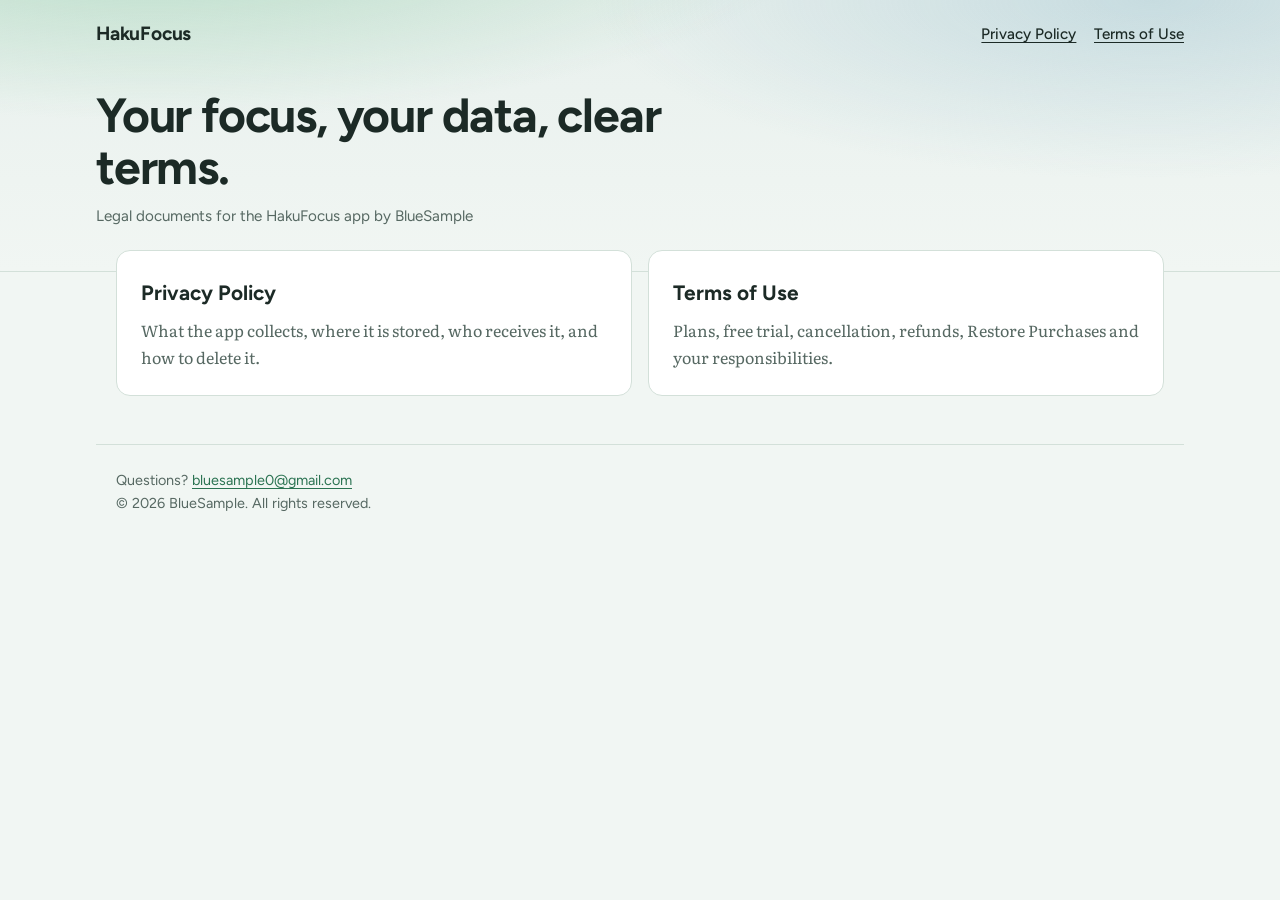
<file: index.html>
<!DOCTYPE html>
<html lang="en">
<head>
<meta charset="UTF-8"><meta name="viewport" content="width=device-width, initial-scale=1">
<title>HakuFocus – Legal</title>
<meta name="description" content="Privacy Policy and Terms of Use for the HakuFocus app.">
<link rel="preconnect" href="https://fonts.googleapis.com"><link rel="preconnect" href="https://fonts.gstatic.com" crossorigin>
<link href="https://fonts.googleapis.com/css2?family=Figtree:wght@500;600;700&family=Literata:opsz,wght@7..72,400;7..72,600&display=swap" rel="stylesheet">
<link rel="stylesheet" href="style.css">
</head>
<body>
<header class="fog">
  <div class="top"><a class="brand" href="index.html">HakuFocus</a>
  <nav aria-label="Legal pages"><a href="privacy.html">Privacy Policy</a><a href="terms.html">Terms of Use</a></nav></div>
  <div class="hero"><h1>Your focus, your data, clear terms.</h1><p class="meta">Legal documents for the HakuFocus app by BlueSample</p></div>
</header>
<main class="cards">
  <a class="card" href="privacy.html"><h2>Privacy Policy</h2><p>What the app collects, where it is stored, who receives it, and how to delete it.</p></a>
  <a class="card" href="terms.html"><h2>Terms of Use</h2><p>Plans, free trial, cancellation, refunds, Restore Purchases and your responsibilities.</p></a>
</main>
<footer>Questions? <a href="mailto:bluesample0@gmail.com">bluesample0@gmail.com</a><br>© 2026 BlueSample. All rights reserved.</footer>
</body>
</html>
</file>
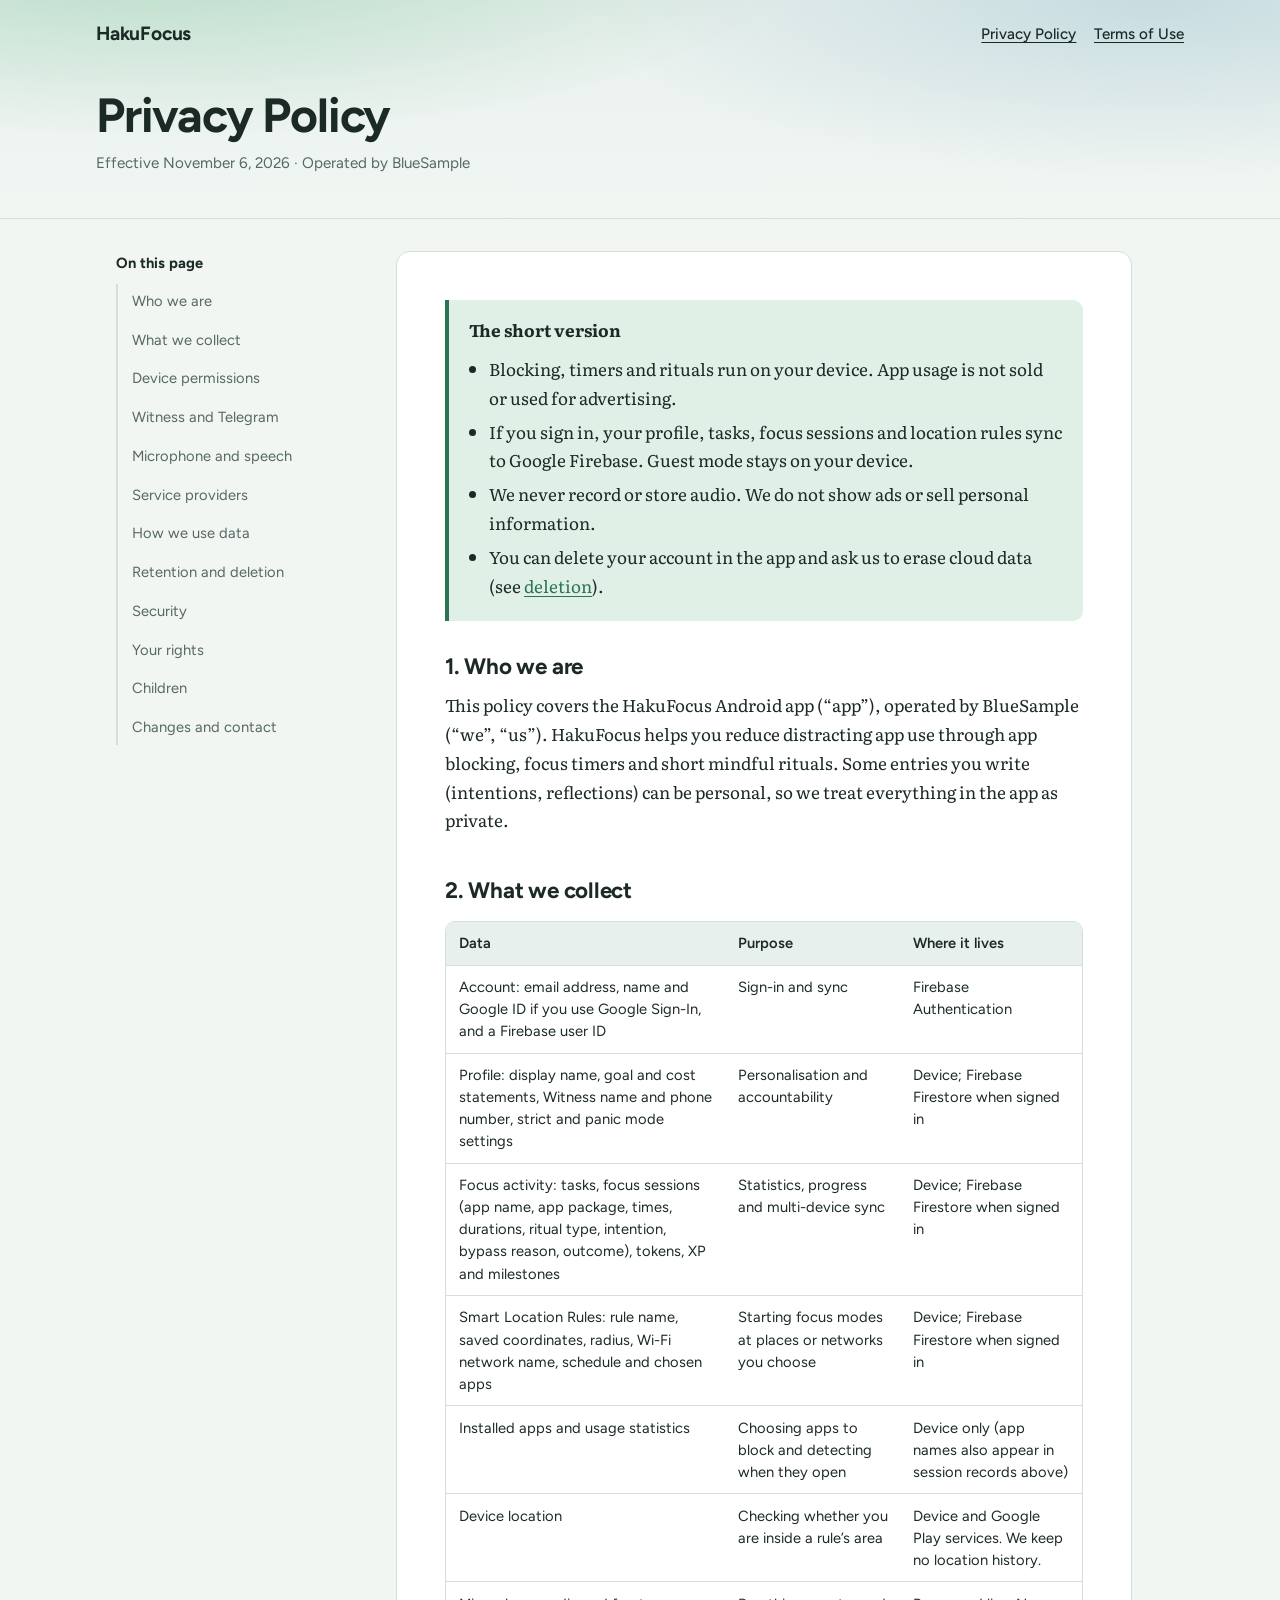
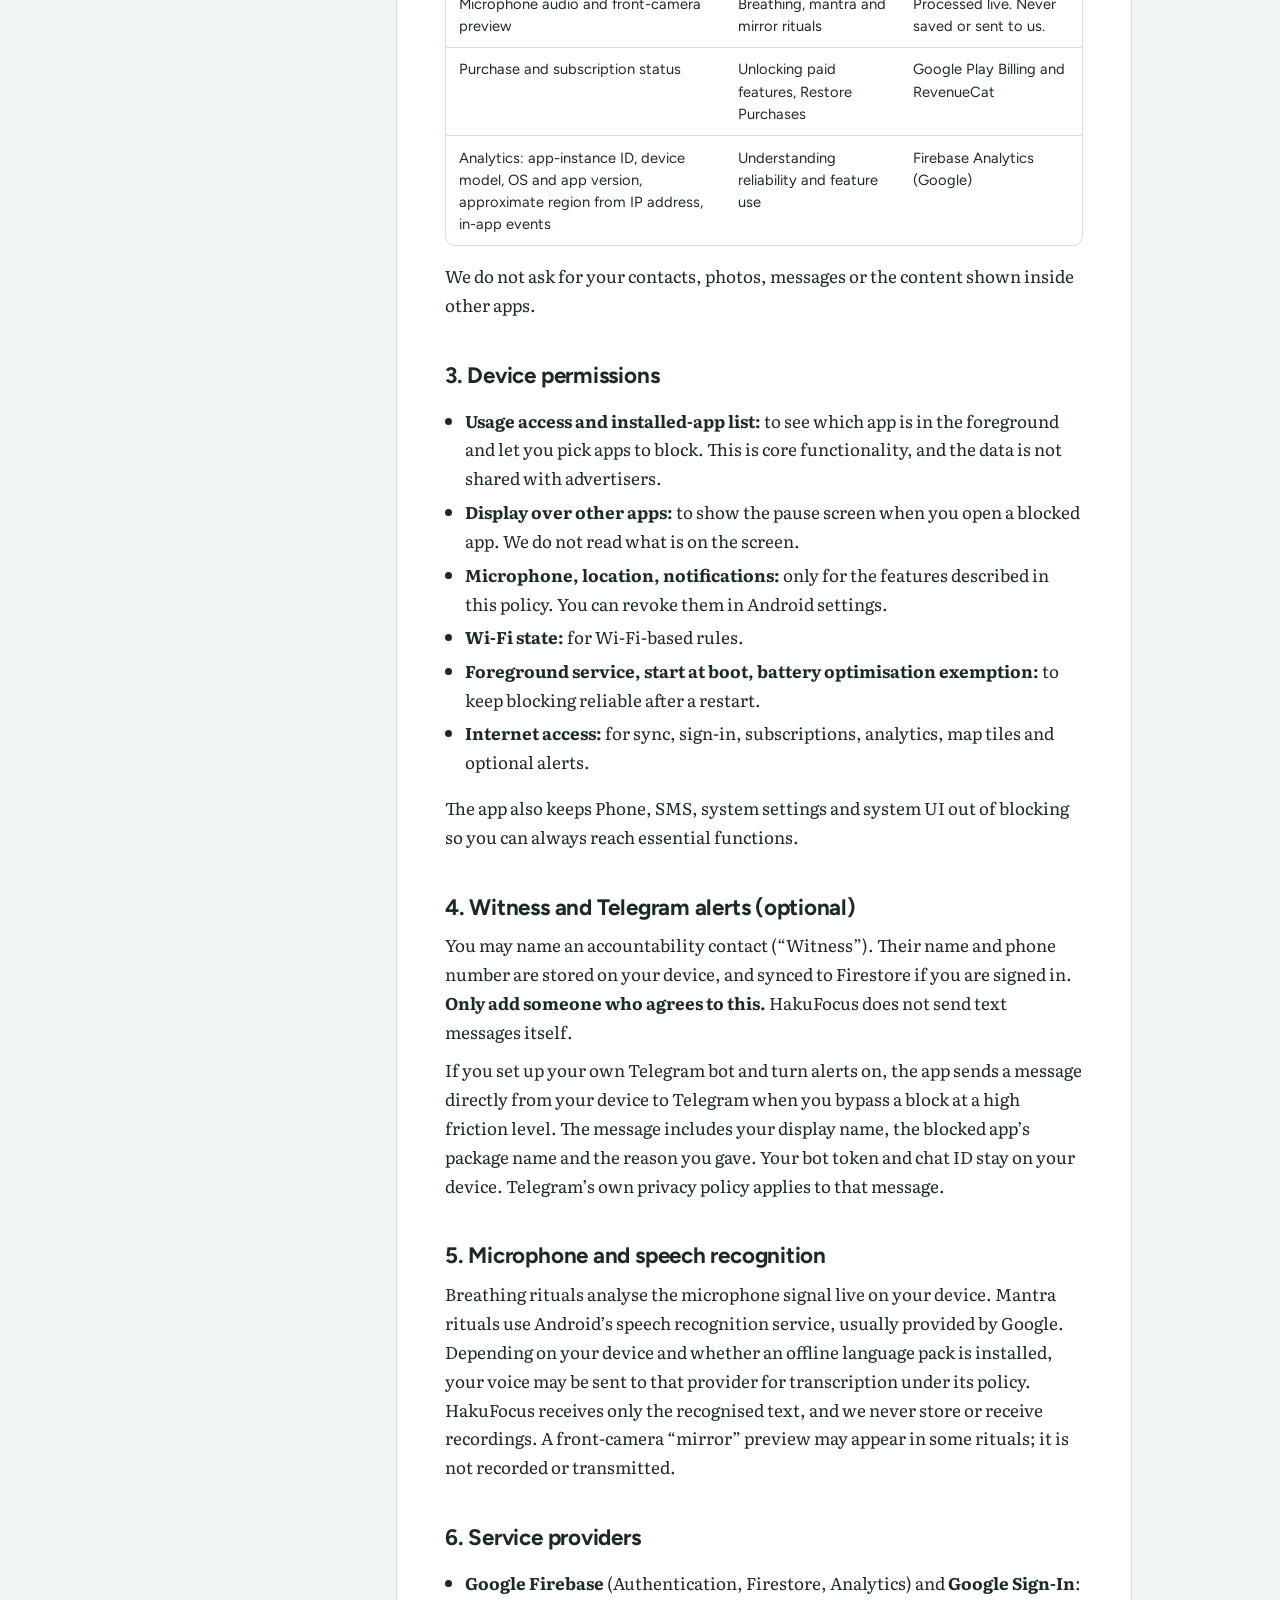
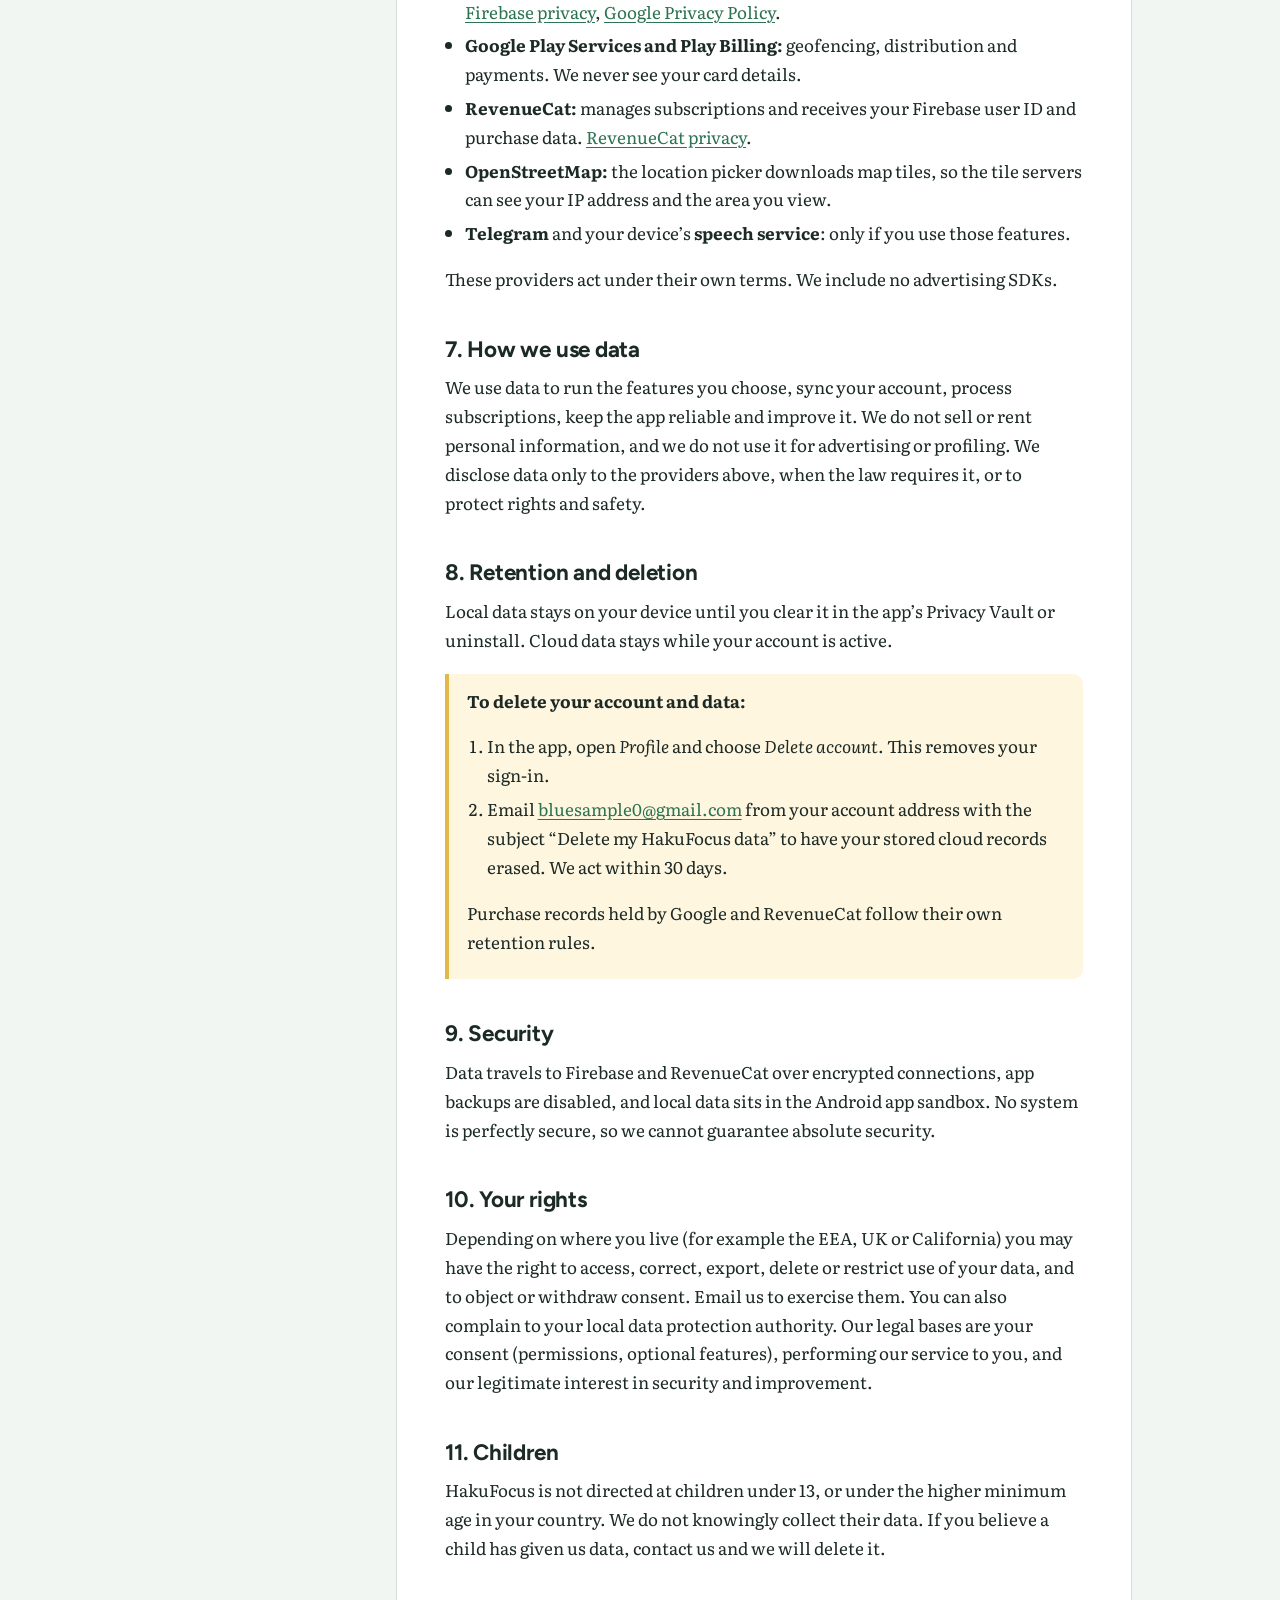
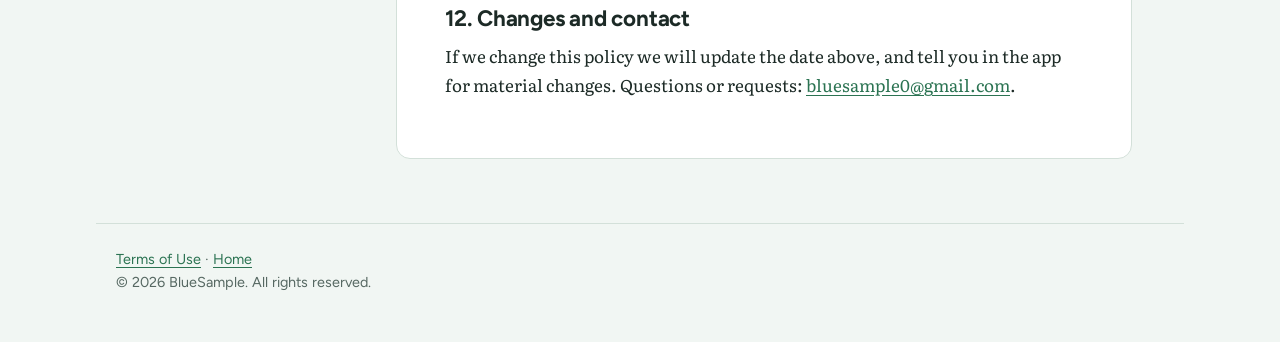
<file: privacy.html>
<!DOCTYPE html>
<html lang="en">
<head>
<meta charset="UTF-8"><meta name="viewport" content="width=device-width, initial-scale=1">
<title>Privacy Policy – HakuFocus</title>
<meta name="description" content="How HakuFocus collects, uses, stores and deletes your data.">
<link rel="preconnect" href="https://fonts.googleapis.com"><link rel="preconnect" href="https://fonts.gstatic.com" crossorigin>
<link href="https://fonts.googleapis.com/css2?family=Figtree:wght@500;600;700&family=Literata:opsz,wght@7..72,400;7..72,600&display=swap" rel="stylesheet">
<link rel="stylesheet" href="style.css">
</head>
<body>
<header class="fog">
  <div class="top"><a class="brand" href="index.html">HakuFocus</a>
  <nav aria-label="Legal pages"><a href="privacy.html" aria-current="page">Privacy Policy</a><a href="terms.html">Terms of Use</a></nav></div>
  <div class="hero"><h1>Privacy Policy</h1><p class="meta">Effective November 6, 2026 · Operated by BlueSample</p></div>
</header>
<div class="wrap">
<nav class="toc" aria-label="On this page"><strong>On this page</strong><ol>
<li><a href="#who">Who we are</a></li><li><a href="#collect">What we collect</a></li><li><a href="#permissions">Device permissions</a></li><li><a href="#witness">Witness and Telegram</a></li><li><a href="#voice">Microphone and speech</a></li><li><a href="#partners">Service providers</a></li><li><a href="#use">How we use data</a></li><li><a href="#delete-account">Retention and deletion</a></li><li><a href="#security">Security</a></li><li><a href="#rights">Your rights</a></li><li><a href="#children">Children</a></li><li><a href="#changes">Changes and contact</a></li></ol></nav>
<article>
<div class="glance"><p><strong>The short version</strong></p><ul>
<li>Blocking, timers and rituals run on your device. App usage is not sold or used for advertising.</li>
<li>If you sign in, your profile, tasks, focus sessions and location rules sync to Google Firebase. Guest mode stays on your device.</li>
<li>We never record or store audio. We do not show ads or sell personal information.</li>
<li>You can delete your account in the app and ask us to erase cloud data (see <a href="#delete-account">deletion</a>).</li></ul></div>

<h2 id="who">1. Who we are</h2>
<p>This policy covers the HakuFocus Android app (“app”), operated by BlueSample (“we”, “us”). HakuFocus helps you reduce distracting app use through app blocking, focus timers and short mindful rituals. Some entries you write (intentions, reflections) can be personal, so we treat everything in the app as private.</p>

<h2 id="collect">2. What we collect</h2>
<div class="scroll"><table><thead><tr><th>Data</th><th>Purpose</th><th>Where it lives</th></tr></thead><tbody>
<tr><td>Account: email address, name and Google ID if you use Google Sign-In, and a Firebase user ID</td><td>Sign-in and sync</td><td>Firebase Authentication</td></tr>
<tr><td>Profile: display name, goal and cost statements, Witness name and phone number, strict and panic mode settings</td><td>Personalisation and accountability</td><td>Device; Firebase Firestore when signed in</td></tr>
<tr><td>Focus activity: tasks, focus sessions (app name, app package, times, durations, ritual type, intention, bypass reason, outcome), tokens, XP and milestones</td><td>Statistics, progress and multi-device sync</td><td>Device; Firebase Firestore when signed in</td></tr>
<tr><td>Smart Location Rules: rule name, saved coordinates, radius, Wi-Fi network name, schedule and chosen apps</td><td>Starting focus modes at places or networks you choose</td><td>Device; Firebase Firestore when signed in</td></tr>
<tr><td>Installed apps and usage statistics</td><td>Choosing apps to block and detecting when they open</td><td>Device only (app names also appear in session records above)</td></tr>
<tr><td>Device location</td><td>Checking whether you are inside a rule’s area</td><td>Device and Google Play services. We keep no location history.</td></tr>
<tr><td>Microphone audio and front-camera preview</td><td>Breathing, mantra and mirror rituals</td><td>Processed live. Never saved or sent to us.</td></tr>
<tr><td>Purchase and subscription status</td><td>Unlocking paid features, Restore Purchases</td><td>Google Play Billing and RevenueCat</td></tr>
<tr><td>Analytics: app-instance ID, device model, OS and app version, approximate region from IP address, in-app events</td><td>Understanding reliability and feature use</td><td>Firebase Analytics (Google)</td></tr>
</tbody></table></div>
<p>We do not ask for your contacts, photos, messages or the content shown inside other apps.</p>

<h2 id="permissions">3. Device permissions</h2>
<ul>
<li><strong>Usage access and installed-app list:</strong> to see which app is in the foreground and let you pick apps to block. This is core functionality, and the data is not shared with advertisers.</li>
<li><strong>Display over other apps:</strong> to show the pause screen when you open a blocked app. We do not read what is on the screen.</li>
<li><strong>Microphone, location, notifications:</strong> only for the features described in this policy. You can revoke them in Android settings.</li>
<li><strong>Wi-Fi state:</strong> for Wi-Fi-based rules.</li>
<li><strong>Foreground service, start at boot, battery optimisation exemption:</strong> to keep blocking reliable after a restart.</li>
<li><strong>Internet access:</strong> for sync, sign-in, subscriptions, analytics, map tiles and optional alerts.</li>
</ul>
<p>The app also keeps Phone, SMS, system settings and system UI out of blocking so you can always reach essential functions.</p>

<h2 id="witness">4. Witness and Telegram alerts (optional)</h2>
<p>You may name an accountability contact (“Witness”). Their name and phone number are stored on your device, and synced to Firestore if you are signed in. <strong>Only add someone who agrees to this.</strong> HakuFocus does not send text messages itself.</p>
<p>If you set up your own Telegram bot and turn alerts on, the app sends a message directly from your device to Telegram when you bypass a block at a high friction level. The message includes your display name, the blocked app’s package name and the reason you gave. Your bot token and chat ID stay on your device. Telegram’s own privacy policy applies to that message.</p>

<h2 id="voice">5. Microphone and speech recognition</h2>
<p>Breathing rituals analyse the microphone signal live on your device. Mantra rituals use Android’s speech recognition service, usually provided by Google. Depending on your device and whether an offline language pack is installed, your voice may be sent to that provider for transcription under its policy. HakuFocus receives only the recognised text, and we never store or receive recordings. A front-camera “mirror” preview may appear in some rituals; it is not recorded or transmitted.</p>

<h2 id="partners">6. Service providers</h2>
<ul>
<li><strong>Google Firebase</strong> (Authentication, Firestore, Analytics) and <strong>Google Sign-In</strong>: <a href="https://firebase.google.com/support/privacy">Firebase privacy</a>, <a href="https://policies.google.com/privacy">Google Privacy Policy</a>.</li>
<li><strong>Google Play Services and Play Billing:</strong> geofencing, distribution and payments. We never see your card details.</li>
<li><strong>RevenueCat:</strong> manages subscriptions and receives your Firebase user ID and purchase data. <a href="https://www.revenuecat.com/privacy/">RevenueCat privacy</a>.</li>
<li><strong>OpenStreetMap:</strong> the location picker downloads map tiles, so the tile servers can see your IP address and the area you view.</li>
<li><strong>Telegram</strong> and your device’s <strong>speech service</strong>: only if you use those features.</li>
</ul>
<p>These providers act under their own terms. We include no advertising SDKs.</p>

<h2 id="use">7. How we use data</h2>
<p>We use data to run the features you choose, sync your account, process subscriptions, keep the app reliable and improve it. We do not sell or rent personal information, and we do not use it for advertising or profiling. We disclose data only to the providers above, when the law requires it, or to protect rights and safety.</p>

<h2 id="delete-account">8. Retention and deletion</h2>
<p>Local data stays on your device until you clear it in the app’s Privacy Vault or uninstall. Cloud data stays while your account is active.</p>
<div class="note"><strong>To delete your account and data:</strong>
<ol><li>In the app, open <em>Profile</em> and choose <em>Delete account</em>. This removes your sign-in.</li>
<li>Email <a href="mailto:bluesample0@gmail.com?subject=Delete%20my%20HakuFocus%20data">bluesample0@gmail.com</a> from your account address with the subject “Delete my HakuFocus data” to have your stored cloud records erased. We act within 30 days.</li></ol>
<p>Purchase records held by Google and RevenueCat follow their own retention rules.</p></div>

<h2 id="security">9. Security</h2>
<p>Data travels to Firebase and RevenueCat over encrypted connections, app backups are disabled, and local data sits in the Android app sandbox. No system is perfectly secure, so we cannot guarantee absolute security.</p>

<h2 id="rights">10. Your rights</h2>
<p>Depending on where you live (for example the EEA, UK or California) you may have the right to access, correct, export, delete or restrict use of your data, and to object or withdraw consent. Email us to exercise them. You can also complain to your local data protection authority. Our legal bases are your consent (permissions, optional features), performing our service to you, and our legitimate interest in security and improvement.</p>

<h2 id="children">11. Children</h2>
<p>HakuFocus is not directed at children under 13, or under the higher minimum age in your country. We do not knowingly collect their data. If you believe a child has given us data, contact us and we will delete it.</p>

<h2 id="changes">12. Changes and contact</h2>
<p>If we change this policy we will update the date above, and tell you in the app for material changes. Questions or requests: <a href="mailto:bluesample0@gmail.com">bluesample0@gmail.com</a>.</p>
</article>
</div>
<footer><a href="terms.html">Terms of Use</a> · <a href="index.html">Home</a><br>© 2026 BlueSample. All rights reserved.</footer>
</body>
</html>
</file>
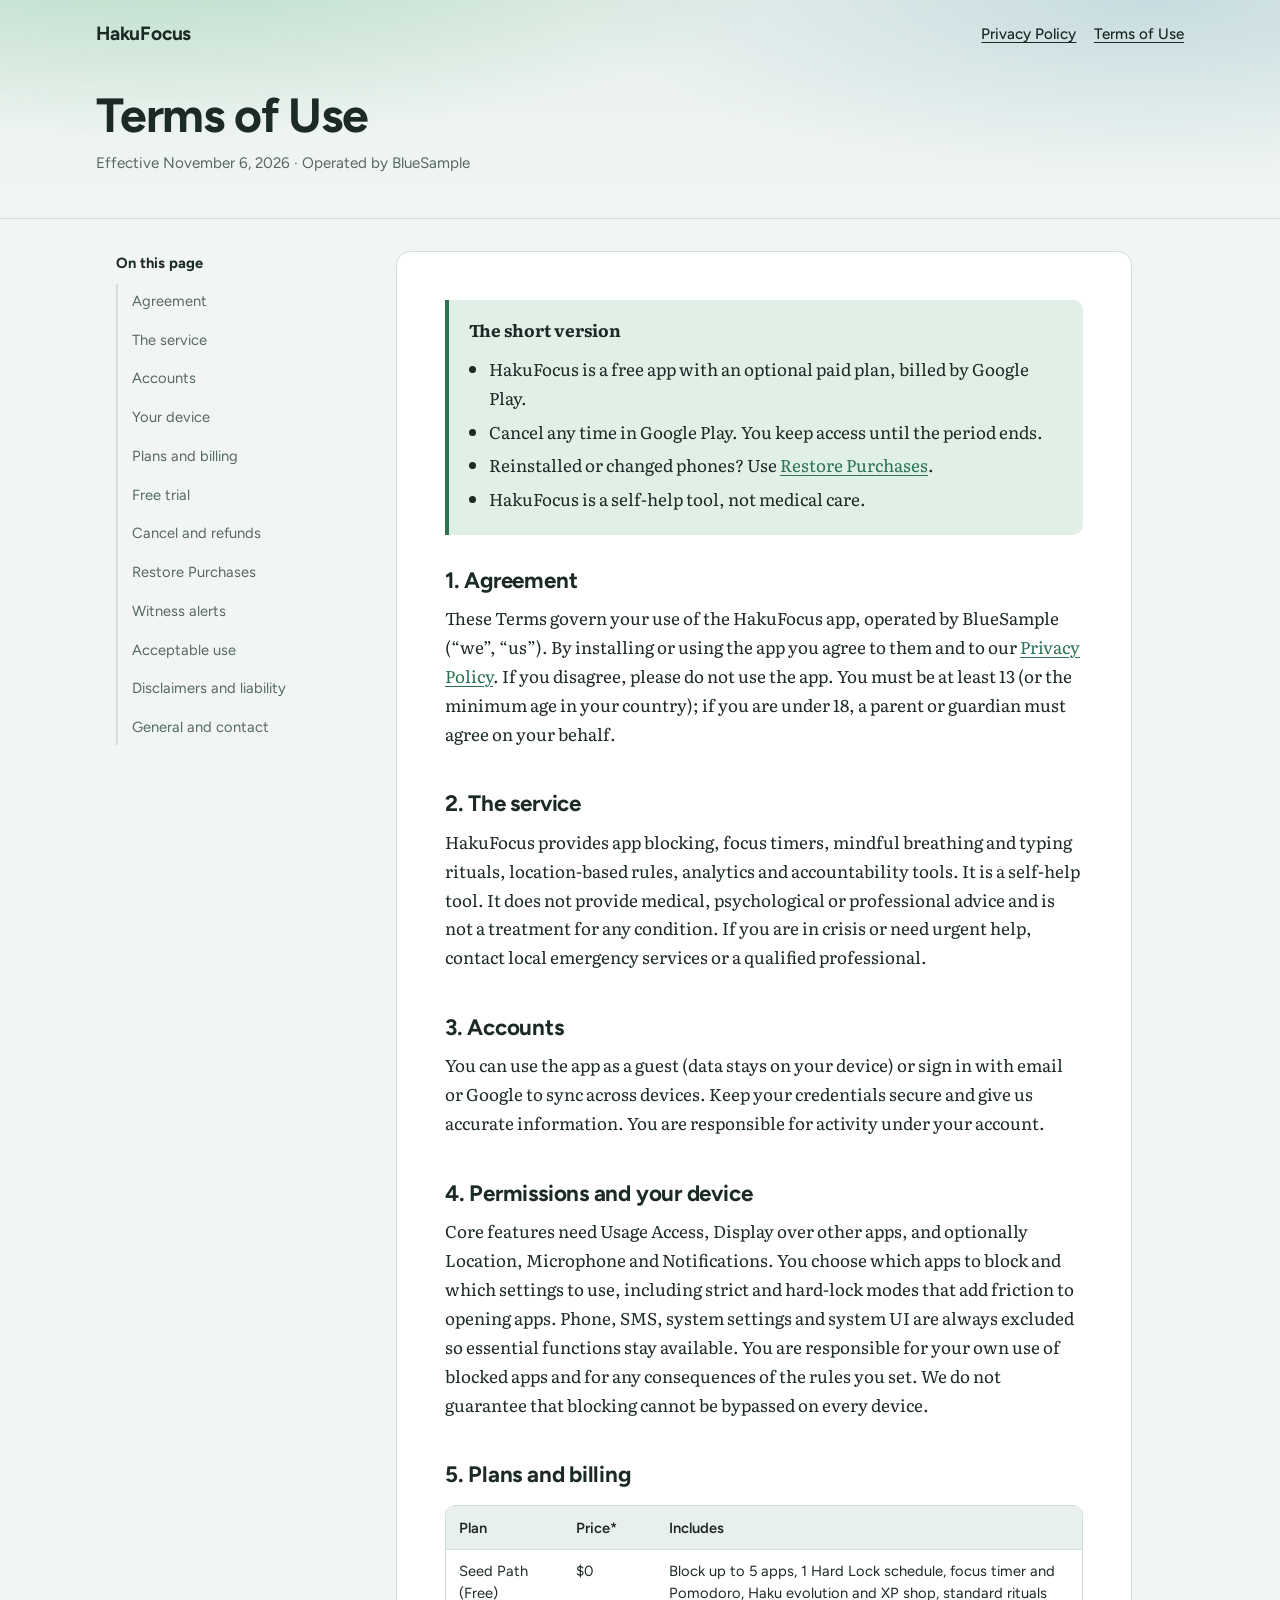
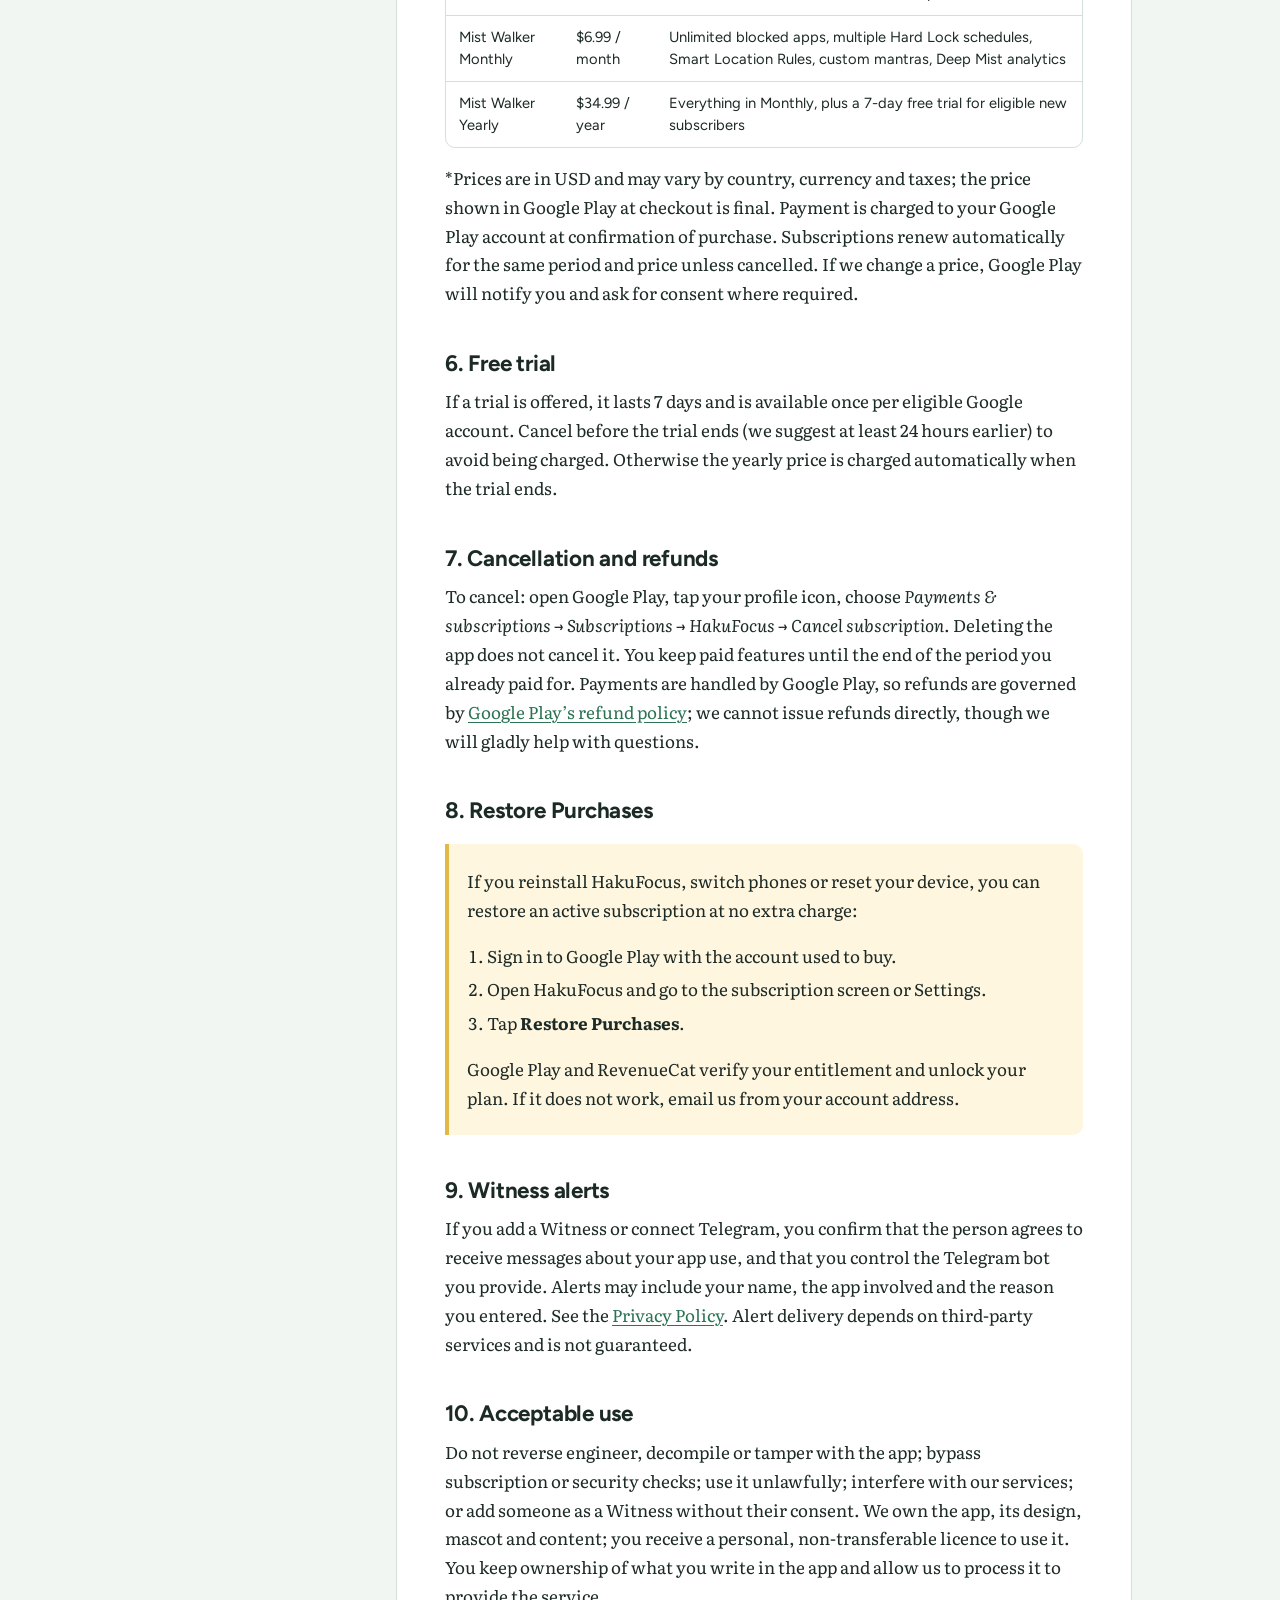
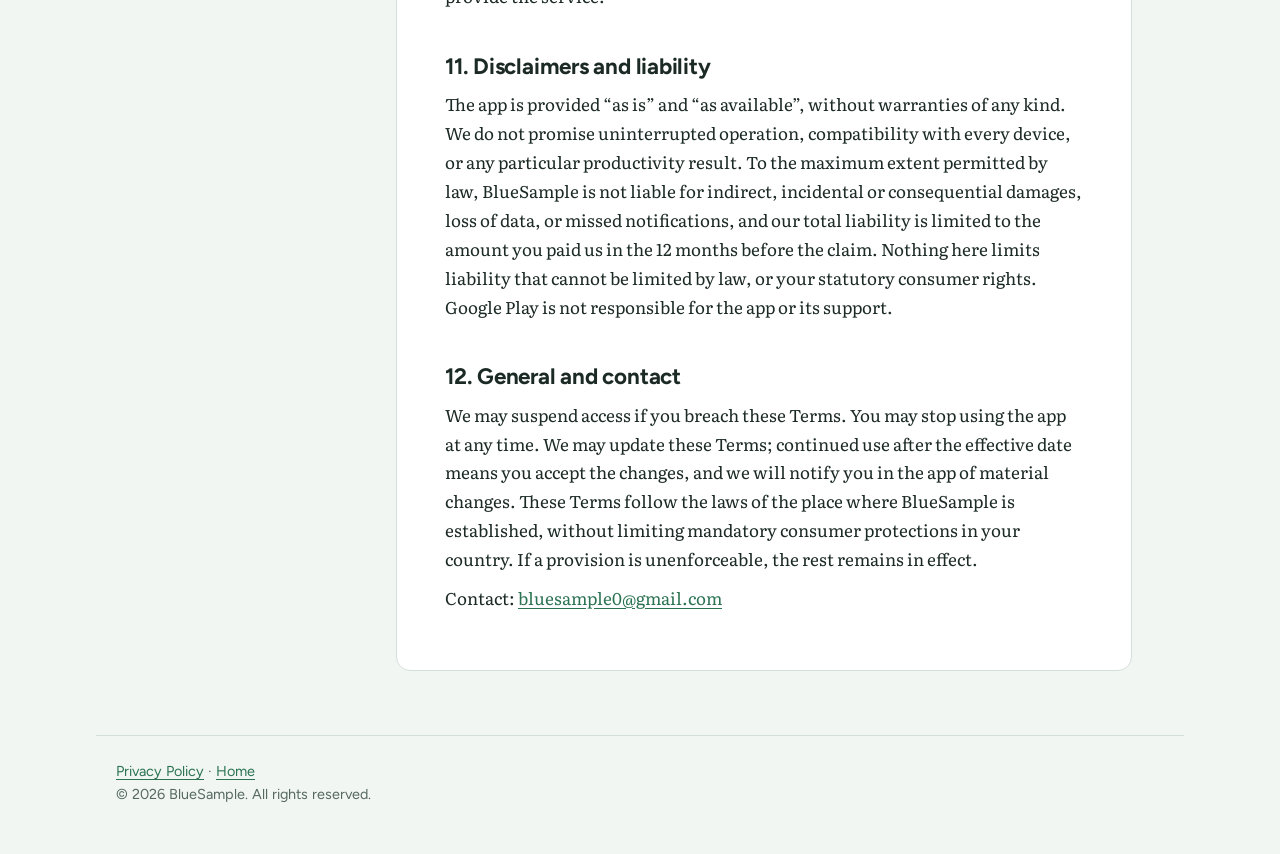
<file: terms.html>
<!DOCTYPE html>
<html lang="en">
<head>
<meta charset="UTF-8"><meta name="viewport" content="width=device-width, initial-scale=1">
<title>Terms of Use – HakuFocus</title>
<meta name="description" content="Terms of Use, subscriptions, free trial, cancellation and Restore Purchases for HakuFocus.">
<link rel="preconnect" href="https://fonts.googleapis.com"><link rel="preconnect" href="https://fonts.gstatic.com" crossorigin>
<link href="https://fonts.googleapis.com/css2?family=Figtree:wght@500;600;700&family=Literata:opsz,wght@7..72,400;7..72,600&display=swap" rel="stylesheet">
<link rel="stylesheet" href="style.css">
</head>
<body>
<header class="fog">
  <div class="top"><a class="brand" href="index.html">HakuFocus</a>
  <nav aria-label="Legal pages"><a href="privacy.html">Privacy Policy</a><a href="terms.html" aria-current="page">Terms of Use</a></nav></div>
  <div class="hero"><h1>Terms of Use</h1><p class="meta">Effective November 6, 2026 · Operated by BlueSample</p></div>
</header>
<div class="wrap">
<nav class="toc" aria-label="On this page"><strong>On this page</strong><ol>
<li><a href="#agreement">Agreement</a></li><li><a href="#service">The service</a></li><li><a href="#accounts">Accounts</a></li><li><a href="#device">Your device</a></li><li><a href="#plans">Plans and billing</a></li><li><a href="#trial">Free trial</a></li><li><a href="#cancel">Cancel and refunds</a></li><li><a href="#restore">Restore Purchases</a></li><li><a href="#witness">Witness alerts</a></li><li><a href="#use">Acceptable use</a></li><li><a href="#legal">Disclaimers and liability</a></li><li><a href="#general">General and contact</a></li></ol></nav>
<article>
<div class="glance"><p><strong>The short version</strong></p><ul>
<li>HakuFocus is a free app with an optional paid plan, billed by Google Play.</li>
<li>Cancel any time in Google Play. You keep access until the period ends.</li>
<li>Reinstalled or changed phones? Use <a href="#restore">Restore Purchases</a>.</li>
<li>HakuFocus is a self-help tool, not medical care.</li></ul></div>

<h2 id="agreement">1. Agreement</h2>
<p>These Terms govern your use of the HakuFocus app, operated by BlueSample (“we”, “us”). By installing or using the app you agree to them and to our <a href="privacy.html">Privacy Policy</a>. If you disagree, please do not use the app. You must be at least 13 (or the minimum age in your country); if you are under 18, a parent or guardian must agree on your behalf.</p>

<h2 id="service">2. The service</h2>
<p>HakuFocus provides app blocking, focus timers, mindful breathing and typing rituals, location-based rules, analytics and accountability tools. It is a self-help tool. It does not provide medical, psychological or professional advice and is not a treatment for any condition. If you are in crisis or need urgent help, contact local emergency services or a qualified professional.</p>

<h2 id="accounts">3. Accounts</h2>
<p>You can use the app as a guest (data stays on your device) or sign in with email or Google to sync across devices. Keep your credentials secure and give us accurate information. You are responsible for activity under your account.</p>

<h2 id="device">4. Permissions and your device</h2>
<p>Core features need Usage Access, Display over other apps, and optionally Location, Microphone and Notifications. You choose which apps to block and which settings to use, including strict and hard-lock modes that add friction to opening apps. Phone, SMS, system settings and system UI are always excluded so essential functions stay available. You are responsible for your own use of blocked apps and for any consequences of the rules you set. We do not guarantee that blocking cannot be bypassed on every device.</p>

<h2 id="plans">5. Plans and billing</h2>
<div class="scroll"><table><thead><tr><th>Plan</th><th>Price*</th><th>Includes</th></tr></thead><tbody>
<tr><td>Seed Path (Free)</td><td>$0</td><td>Block up to 5 apps, 1 Hard Lock schedule, focus timer and Pomodoro, Haku evolution and XP shop, standard rituals</td></tr>
<tr><td>Mist Walker Monthly</td><td>$6.99 / month</td><td>Unlimited blocked apps, multiple Hard Lock schedules, Smart Location Rules, custom mantras, Deep Mist analytics</td></tr>
<tr><td>Mist Walker Yearly</td><td>$34.99 / year</td><td>Everything in Monthly, plus a 7-day free trial for eligible new subscribers</td></tr>
</tbody></table></div>
<p>*Prices are in USD and may vary by country, currency and taxes; the price shown in Google Play at checkout is final. Payment is charged to your Google Play account at confirmation of purchase. Subscriptions renew automatically for the same period and price unless cancelled. If we change a price, Google Play will notify you and ask for consent where required.</p>

<h2 id="trial">6. Free trial</h2>
<p>If a trial is offered, it lasts 7 days and is available once per eligible Google account. Cancel before the trial ends (we suggest at least 24 hours earlier) to avoid being charged. Otherwise the yearly price is charged automatically when the trial ends.</p>

<h2 id="cancel">7. Cancellation and refunds</h2>
<p>To cancel: open Google Play, tap your profile icon, choose <em>Payments &amp; subscriptions</em> → <em>Subscriptions</em> → <em>HakuFocus</em> → <em>Cancel subscription</em>. Deleting the app does not cancel it. You keep paid features until the end of the period you already paid for. Payments are handled by Google Play, so refunds are governed by <a href="https://support.google.com/googleplay/answer/2479637">Google Play’s refund policy</a>; we cannot issue refunds directly, though we will gladly help with questions.</p>

<h2 id="restore">8. Restore Purchases</h2>
<div class="note"><p>If you reinstall HakuFocus, switch phones or reset your device, you can restore an active subscription at no extra charge:</p>
<ol><li>Sign in to Google Play with the account used to buy.</li><li>Open HakuFocus and go to the subscription screen or Settings.</li><li>Tap <strong>Restore Purchases</strong>.</li></ol>
<p>Google Play and RevenueCat verify your entitlement and unlock your plan. If it does not work, email us from your account address.</p></div>

<h2 id="witness">9. Witness alerts</h2>
<p>If you add a Witness or connect Telegram, you confirm that the person agrees to receive messages about your app use, and that you control the Telegram bot you provide. Alerts may include your name, the app involved and the reason you entered. See the <a href="privacy.html#witness">Privacy Policy</a>. Alert delivery depends on third-party services and is not guaranteed.</p>

<h2 id="use">10. Acceptable use</h2>
<p>Do not reverse engineer, decompile or tamper with the app; bypass subscription or security checks; use it unlawfully; interfere with our services; or add someone as a Witness without their consent. We own the app, its design, mascot and content; you receive a personal, non-transferable licence to use it. You keep ownership of what you write in the app and allow us to process it to provide the service.</p>

<h2 id="legal">11. Disclaimers and liability</h2>
<p>The app is provided “as is” and “as available”, without warranties of any kind. We do not promise uninterrupted operation, compatibility with every device, or any particular productivity result. To the maximum extent permitted by law, BlueSample is not liable for indirect, incidental or consequential damages, loss of data, or missed notifications, and our total liability is limited to the amount you paid us in the 12 months before the claim. Nothing here limits liability that cannot be limited by law, or your statutory consumer rights. Google Play is not responsible for the app or its support.</p>

<h2 id="general">12. General and contact</h2>
<p>We may suspend access if you breach these Terms. You may stop using the app at any time. We may update these Terms; continued use after the effective date means you accept the changes, and we will notify you in the app of material changes. These Terms follow the laws of the place where BlueSample is established, without limiting mandatory consumer protections in your country. If a provision is unenforceable, the rest remains in effect.</p>
<p>Contact: <a href="mailto:bluesample0@gmail.com">bluesample0@gmail.com</a></p>
</article>
</div>
<footer><a href="privacy.html">Privacy Policy</a> · <a href="index.html">Home</a><br>© 2026 BlueSample. All rights reserved.</footer>
</body>
</html>
</file>
<file: style.css>
:root{--bg:#f1f6f3;--paper:#fff;--ink:#1c2a26;--muted:#566862;--sage:#2b7352;--soft:#e0f0e7;--line:#d3e0d9;--mist:#e8f0ed;--warn:#fff6e0;--warnline:#e2b948}
@media (prefers-color-scheme:dark){:root{--bg:#0e1614;--paper:#15201d;--ink:#e5eee9;--muted:#9db0a8;--sage:#86d4a9;--soft:#1b3329;--line:#26372f;--mist:#192622;--warn:#2b2412;--warnline:#9b7d27}}
*{box-sizing:border-box}html{scroll-behavior:smooth;scroll-padding-top:1rem}
body{margin:0;background:var(--bg);color:var(--ink);font:1.0625rem/1.7 Literata,Georgia,"Times New Roman",serif;-webkit-text-size-adjust:100%}
h1,h2,h3,nav,table,.brand,.btn,.card,.meta{font-family:Figtree,"Segoe UI",system-ui,-apple-system,Roboto,sans-serif}
a{color:var(--sage);text-underline-offset:3px}a:focus-visible,summary:focus-visible{outline:3px solid var(--sage);outline-offset:3px;border-radius:4px}
.fog{background:radial-gradient(60rem 18rem at 12% -30%,rgba(136,201,161,.55),transparent 70%),radial-gradient(50rem 16rem at 90% 0,rgba(150,190,205,.40),transparent 70%),linear-gradient(var(--mist),var(--bg));border-bottom:1px solid var(--line);padding:1.1rem 1.25rem 2.6rem}
.top{max-width:68rem;margin:0 auto;display:flex;justify-content:space-between;align-items:center;gap:1rem;flex-wrap:wrap}
.brand{font-weight:700;font-size:1.2rem;color:var(--ink);text-decoration:none;letter-spacing:-.01em}
.top nav a{margin-left:1.1rem;color:var(--ink);font-weight:500;font-size:.95rem}
.hero{max-width:68rem;margin:2.4rem auto 0}
h1{font-size:clamp(2rem,5vw,3rem);line-height:1.1;letter-spacing:-.025em;margin:0 0 .6rem;max-width:20ch}
.meta{color:var(--muted);margin:0;font-size:.95rem}
.wrap{max-width:68rem;margin:0 auto;padding:2rem 1.25rem 4rem;display:grid;grid-template-columns:14.5rem minmax(0,1fr);gap:3rem;align-items:start}
.toc{position:sticky;top:1rem;font-size:.92rem}.toc strong{display:block;margin-bottom:.5rem}
.toc ol{list-style:none;margin:0;padding:0;border-left:2px solid var(--line)}
.toc a{display:block;padding:.28rem 0 .28rem .9rem;text-decoration:none;color:var(--muted)}.toc a:hover{color:var(--sage)}
article{background:var(--paper);border:1px solid var(--line);border-radius:14px;padding:clamp(1.25rem,4vw,3rem);max-width:46rem}
article h2{font-size:1.4rem;line-height:1.25;margin:2.6rem 0 .6rem;letter-spacing:-.01em}article h2:first-of-type{margin-top:0}
article h3{font-size:1.05rem;margin:1.5rem 0 .3rem}p{margin:.6rem 0}ul,ol{padding-left:1.25rem}li{margin:.3rem 0}
.glance{background:var(--soft);border-left:4px solid var(--sage);border-radius:0 10px 10px 0;padding:1rem 1.25rem;margin:0 0 2rem}
.glance p:first-child{margin-top:0}.glance ul{margin:.3rem 0 0}
.note{background:var(--warn);border-left:4px solid var(--warnline);border-radius:0 10px 10px 0;padding:.8rem 1.1rem;margin:1.2rem 0}
.scroll{overflow-x:auto;margin:1rem 0;border:1px solid var(--line);border-radius:10px}
table{border-collapse:collapse;width:100%;min-width:34rem;font-size:.92rem;line-height:1.5}
th,td{text-align:left;vertical-align:top;padding:.65rem .8rem;border-bottom:1px solid var(--line)}
th{background:var(--mist);font-weight:600}tr:last-child td{border-bottom:0}
.cards{display:grid;grid-template-columns:repeat(auto-fit,minmax(16rem,1fr));gap:1rem;max-width:68rem;margin:-1.4rem auto 0;padding:0 1.25rem 3rem}
.card{display:block;background:var(--paper);border:1px solid var(--line);border-radius:14px;padding:1.5rem;text-decoration:none;color:var(--ink)}
.card:hover{border-color:var(--sage)}.card h2{margin:0 0 .4rem;font-size:1.3rem}.card p{margin:0;color:var(--muted);font-family:Literata,Georgia,serif;font-size:1rem}
footer{max-width:68rem;margin:0 auto;padding:1.5rem 1.25rem 3rem;color:var(--muted);font:.9rem/1.6 Figtree,system-ui,sans-serif;border-top:1px solid var(--line)}
@media (max-width:860px){.wrap{grid-template-columns:1fr;gap:1.2rem}.toc{position:static}.toc ol{columns:2}.top nav a:first-child{margin-left:0}}
@media (max-width:520px){.toc ol{columns:1}body{font-size:1rem}}
@media print{.fog nav,.toc{display:none}.wrap{display:block}article{border:0;padding:0}body{background:#fff;color:#000}}
</file>
